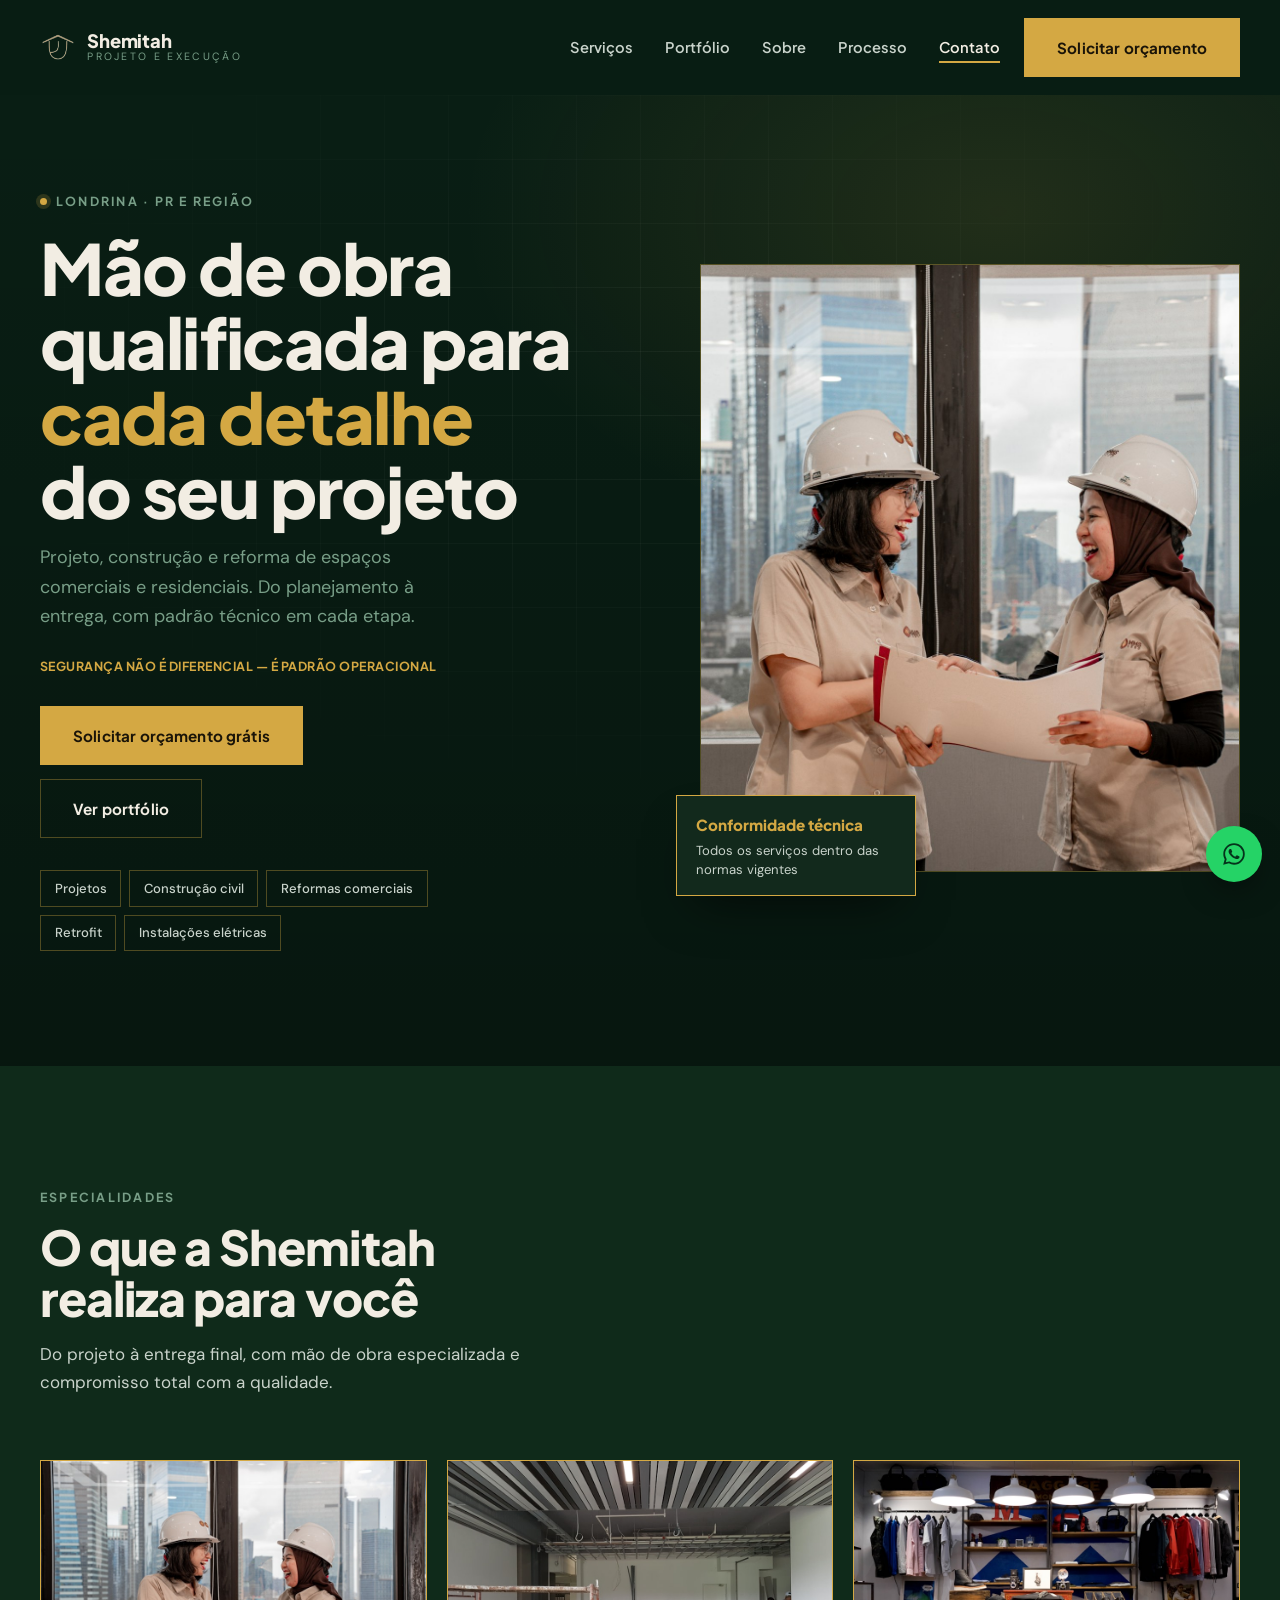
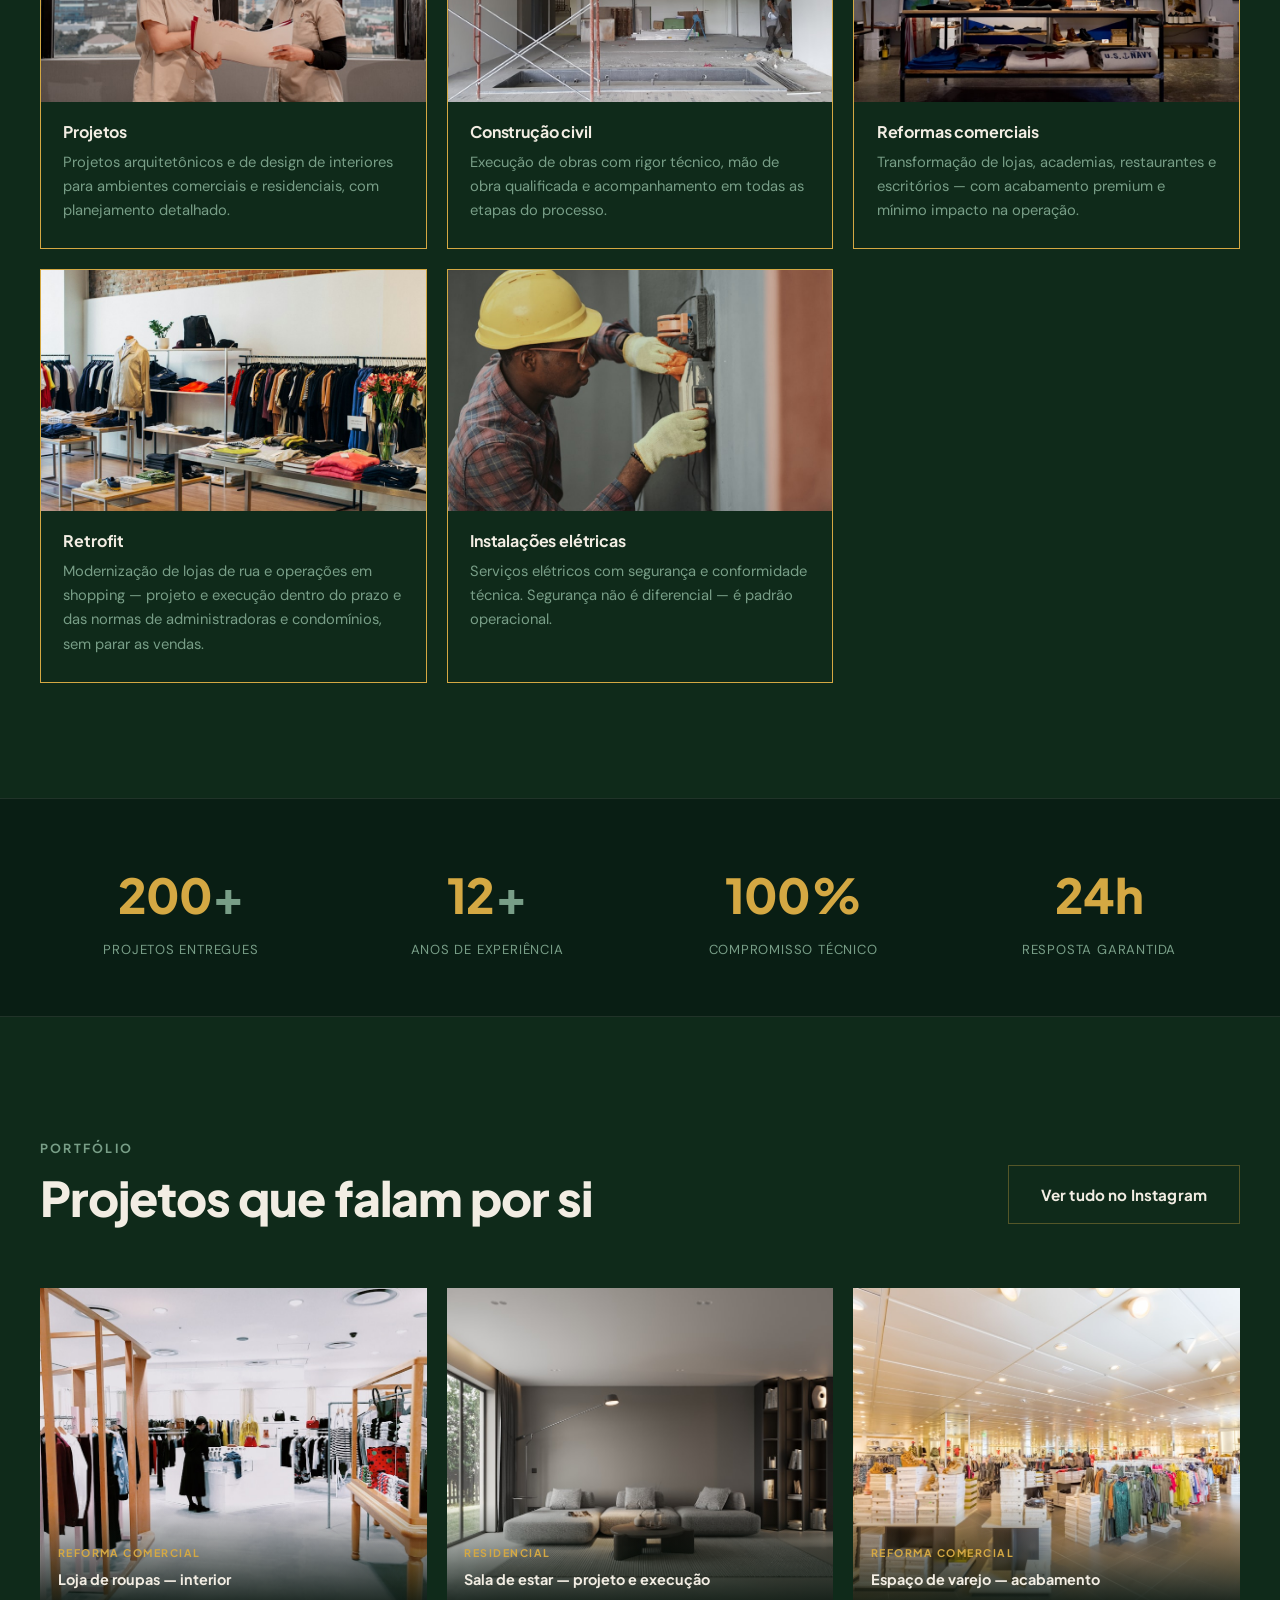
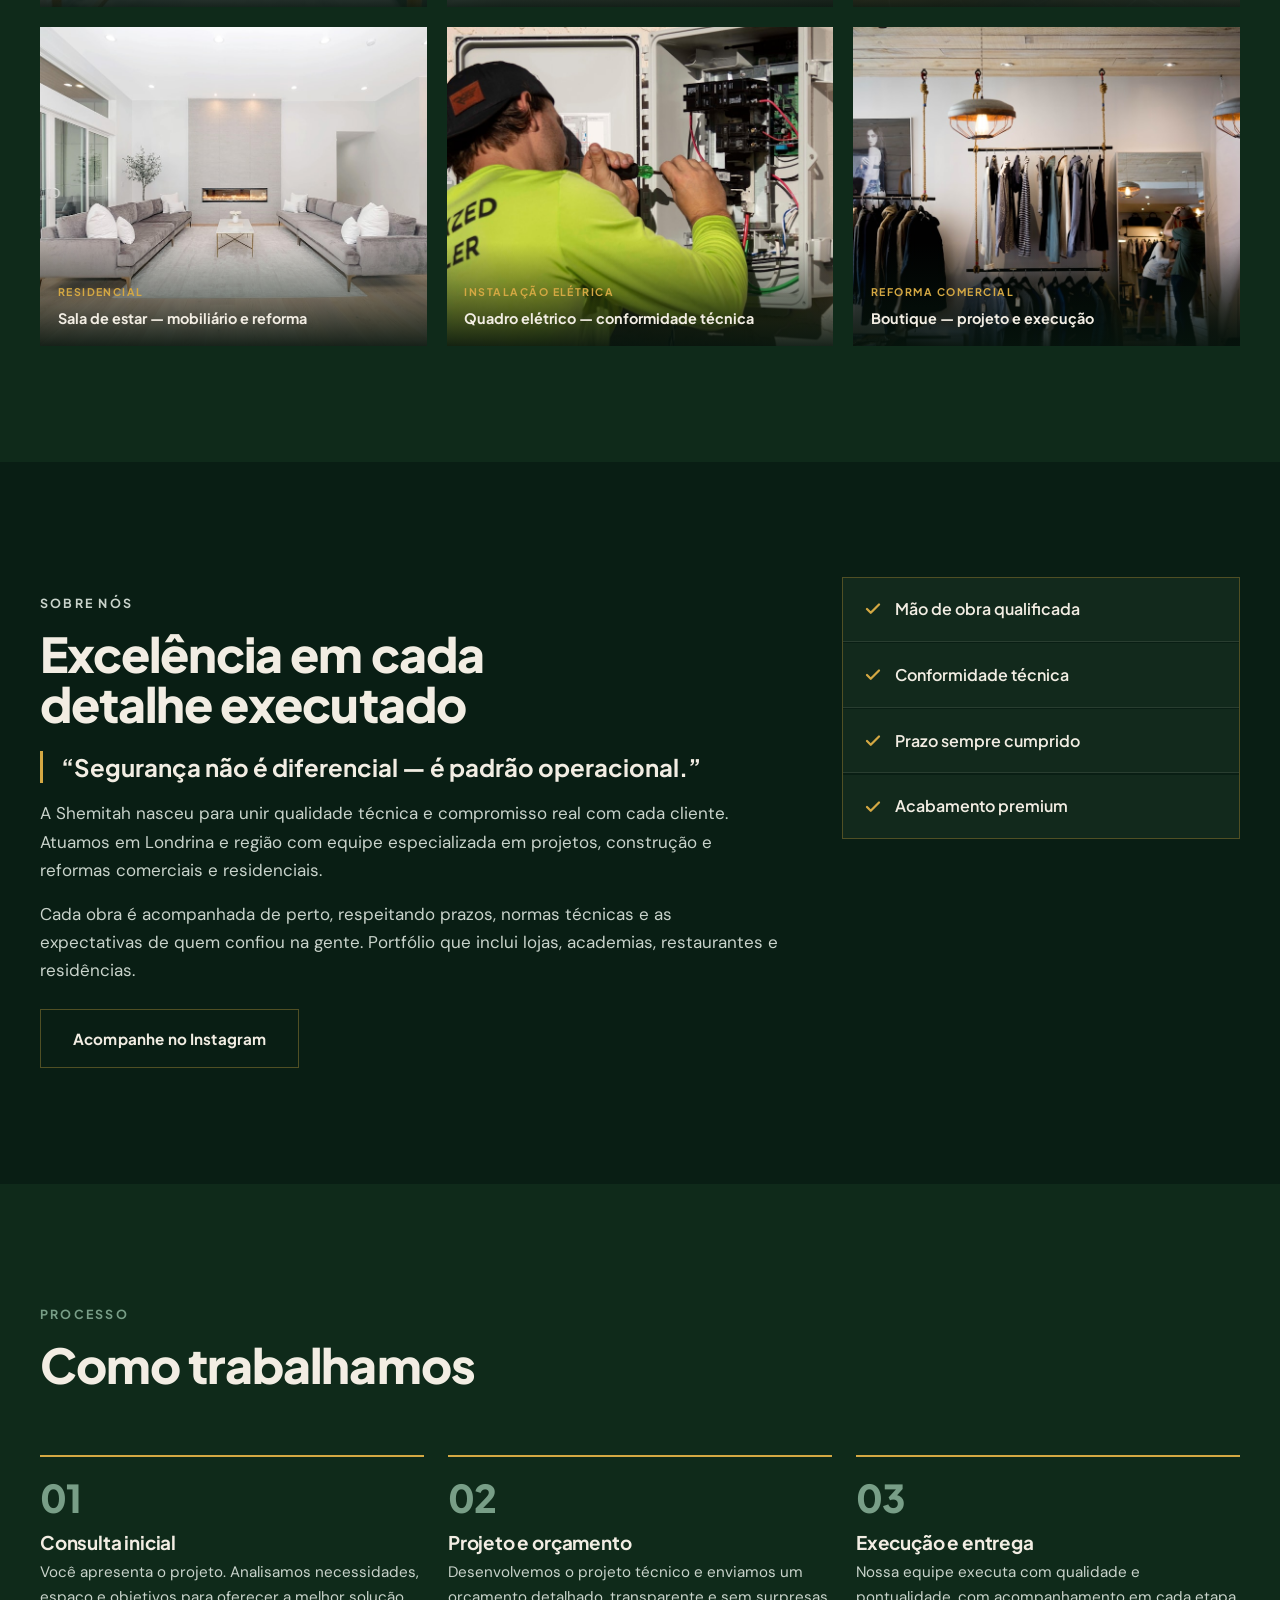
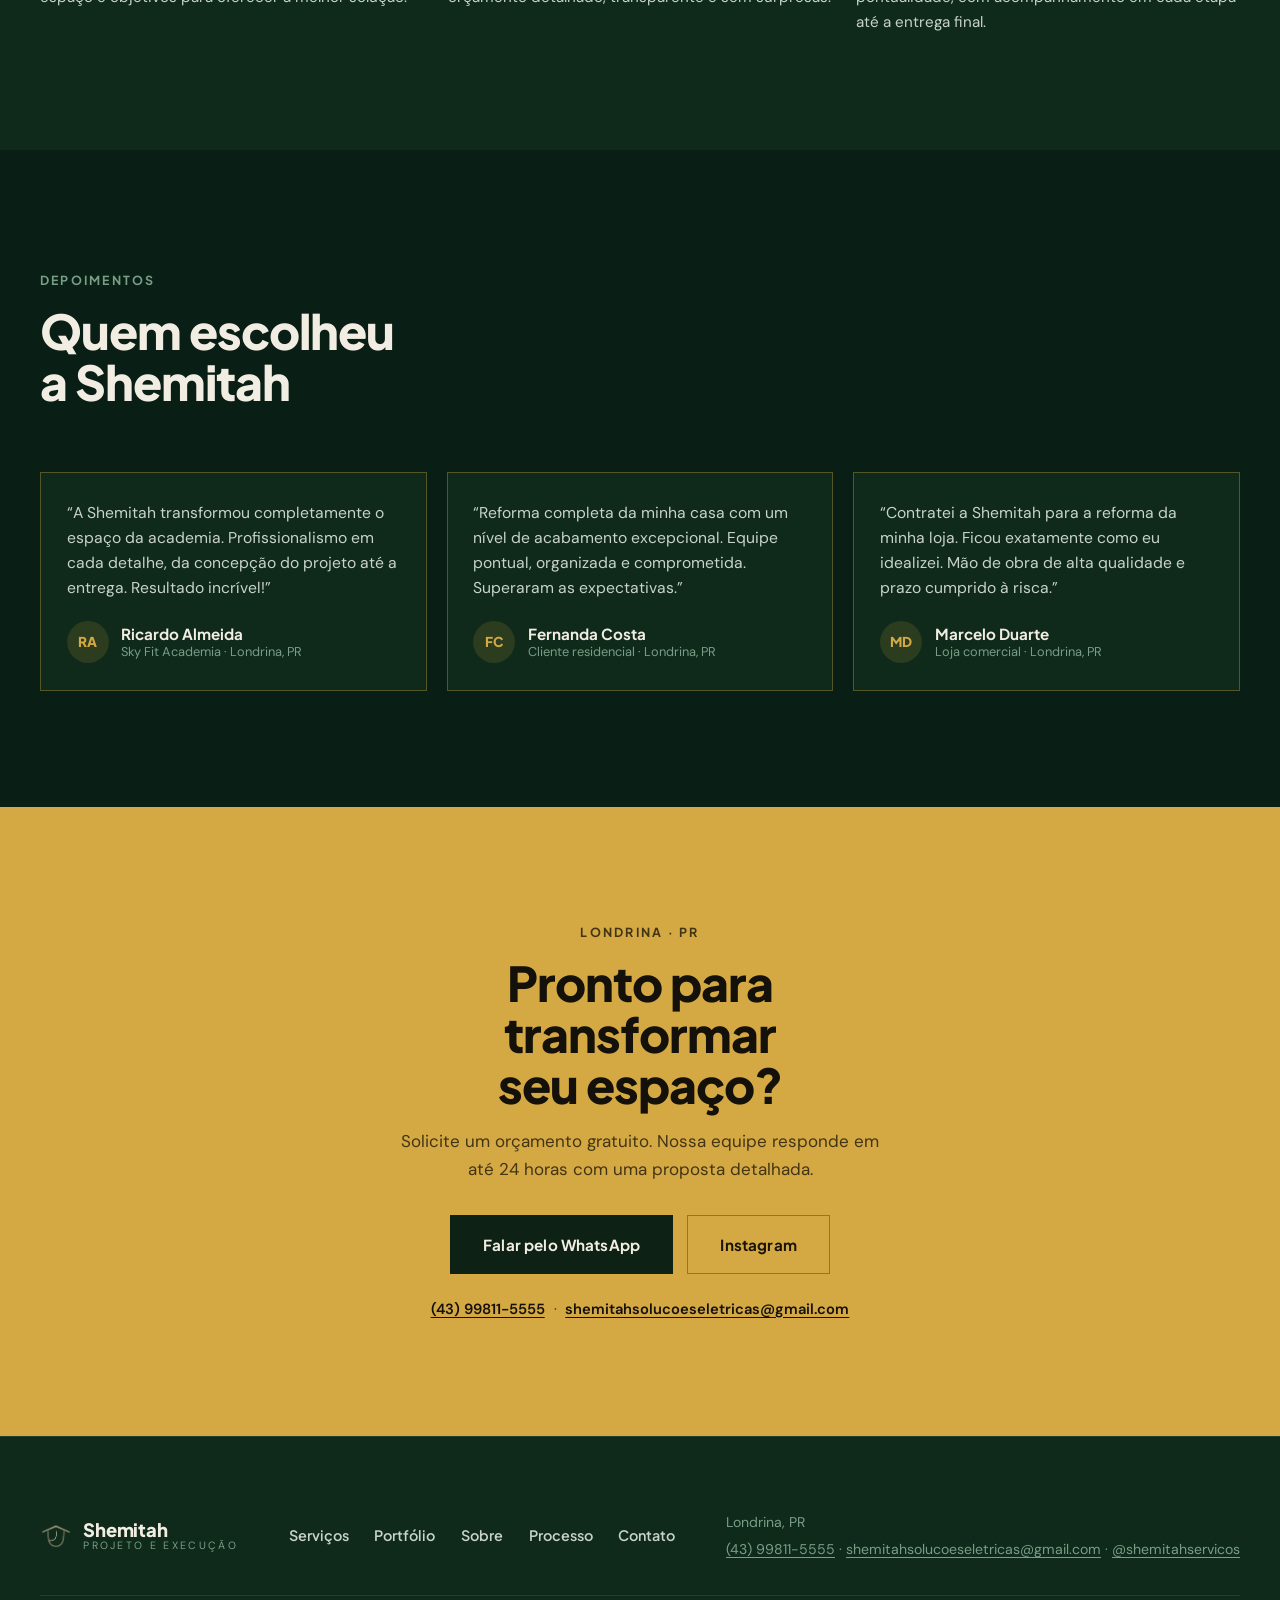
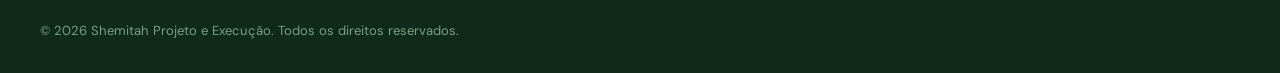
<file: index.html>
<!doctype html>
<html lang="pt-BR">
<head>
<meta charset="utf-8" />
<meta name="viewport" content="width=device-width, initial-scale=1" />
<meta name="theme-color" content="#091E14" />

<!--
  ┌──────────────────────────────────────────────────────────────────────┐
  │  CONFIGURAÇÃO — pendências                                            │
  │                                                                      │
  │  • Domínio, WhatsApp ((43) 99811-5555), e-mail: OK.                   │
  │  • Ainda faltam no JSON-LD (final do arquivo): endereço completo      │
  │    (rua, número, bairro, CEP) e horário de atendimento real.          │
  └──────────────────────────────────────────────────────────────────────┘
-->

<title>Shemitah · Projeto e Execução | Construção e Reforma em Londrina-PR</title>
<meta name="description" content="Projeto, construção e reforma de espaços comerciais e residenciais em Londrina e região. Mão de obra qualificada, conformidade técnica e prazo cumprido. Solicite um orçamento gratuito." />
<link rel="canonical" href="https://shemitah.com.br/" />
<meta name="robots" content="index, follow, max-image-preview:large" />
<meta name="author" content="Shemitah Projeto e Execução" />
<meta name="geo.region" content="BR-PR" />
<meta name="geo.placename" content="Londrina" />

<!-- Open Graph -->
<meta property="og:type" content="website" />
<meta property="og:locale" content="pt_BR" />
<meta property="og:site_name" content="Shemitah Projeto e Execução" />
<meta property="og:title" content="Shemitah · Construção e Reforma em Londrina-PR" />
<meta property="og:description" content="Projeto, construção e reforma de espaços comerciais e residenciais. Do planejamento à entrega, com segurança e padrão técnico em cada etapa." />
<meta property="og:url" content="https://shemitah.com.br/" />
<meta property="og:image" content="https://shemitah.com.br/assets/img/og-cover.jpg" />
<meta property="og:image:width" content="1200" />
<meta property="og:image:height" content="630" />
<meta property="og:image:alt" content="Equipe da Shemitah analisando plantas técnicas em obra" />

<!-- Twitter -->
<meta name="twitter:card" content="summary_large_image" />
<meta name="twitter:title" content="Shemitah · Construção e Reforma em Londrina-PR" />
<meta name="twitter:description" content="Projeto, construção e reforma de espaços comerciais e residenciais em Londrina e região." />
<meta name="twitter:image" content="https://shemitah.com.br/assets/img/og-cover.jpg" />

<link rel="icon" href="assets/favicon-32.png" sizes="32x32" type="image/png" />
<link rel="icon" href="assets/favicon-16.png" sizes="16x16" type="image/png" />
<link rel="apple-touch-icon" href="assets/apple-touch-icon.png" />
<link rel="manifest" href="site.webmanifest" />

<link rel="preconnect" href="https://fonts.googleapis.com" />
<link rel="preconnect" href="https://fonts.gstatic.com" crossorigin />
<link rel="stylesheet" href="https://fonts.googleapis.com/css2?family=Plus+Jakarta+Sans:wght@500;600;700;800&family=DM+Sans:opsz,wght@9..40,400;9..40,500&display=swap" />
<!-- CSS/JS têm cache de 7 dias (_headers). Ao editar styles.css ou main.js,
     suba o "?v=N" aqui e no 404.html (e no <script> lá embaixo) para forçar
     o Cloudflare/navegador a buscar a versão nova na hora. -->
<link rel="stylesheet" href="css/styles.css?v=2" />
</head>
<body>

<a class="skip-link" href="#conteudo">Pular para o conteúdo</a>

<header class="site-header" id="topo" data-header>
  <div class="wrap header-inner">
    <a class="brand" href="#topo" aria-label="Shemitah Projeto e Execução — início">
      <span class="brand-mark" aria-hidden="true">
        <img src="assets/img/logo-mark.png" alt="" width="267" height="220" />
      </span>
      <span class="brand-text">
        <strong translate="no">Shemitah</strong>
        <small>Projeto e Execução</small>
      </span>
    </a>

    <nav class="site-nav" aria-label="Navegação principal">
      <ul>
        <li><a href="#servicos">Serviços</a></li>
        <li><a href="#portfolio">Portfólio</a></li>
        <li><a href="#sobre">Sobre</a></li>
        <li><a href="#processo">Processo</a></li>
        <li><a href="#contato">Contato</a></li>
      </ul>
    </nav>

    <a class="btn btn-solid header-cta" href="https://wa.me/5543998115555?text=Ol%C3%A1!%20Gostaria%20de%20solicitar%20um%20or%C3%A7amento%20gratuito." target="_blank" rel="noopener">Solicitar orçamento</a>

    <button class="nav-toggle" type="button" aria-expanded="false" aria-controls="menu-mobile" aria-label="Abrir menu">
      <span></span><span></span><span></span>
    </button>
  </div>

  <div class="mobile-menu" id="menu-mobile" hidden>
    <nav aria-label="Navegação mobile">
      <a href="#servicos">Serviços</a>
      <a href="#portfolio">Portfólio</a>
      <a href="#sobre">Sobre</a>
      <a href="#processo">Processo</a>
      <a href="#contato">Contato</a>
      <a class="btn btn-solid" href="https://wa.me/5543998115555?text=Ol%C3%A1!%20Gostaria%20de%20solicitar%20um%20or%C3%A7amento%20gratuito." target="_blank" rel="noopener">Solicitar orçamento</a>
    </nav>
  </div>
</header>

<main id="conteudo">

  <!-- ================= HERO ================= -->
  <section class="hero" aria-labelledby="hero-title">
    <div class="wrap hero-grid">
      <div class="hero-copy">
        <p class="eyebrow"><span class="dot" aria-hidden="true"></span>Londrina · PR e região</p>
        <h1 id="hero-title">
          <span>Mão de obra</span>
          <span>qualificada para</span>
          <em>cada detalhe</em>
          <span>do seu projeto</span>
        </h1>
        <p class="lead">
          Projeto, construção e reforma de espaços comerciais e residenciais.
          Do planejamento à entrega, com padrão técnico em cada etapa.
        </p>

        <p class="safety-band">Segurança não é diferencial — é padrão operacional</p>

        <div class="hero-actions">
          <a class="btn btn-solid" href="https://wa.me/5543998115555?text=Ol%C3%A1!%20Gostaria%20de%20solicitar%20um%20or%C3%A7amento%20gratuito." target="_blank" rel="noopener">Solicitar orçamento grátis</a>
          <a class="btn btn-ghost" href="#portfolio">Ver portfólio</a>
        </div>

        <ul class="hero-tags" aria-label="Áreas de atuação">
          <li>Projetos</li>
          <li>Construção civil</li>
          <li>Reformas comerciais</li>
          <li>Retrofit</li>
          <li>Instalações elétricas</li>
        </ul>
      </div>

      <figure class="hero-figure">
        <img src="assets/img/hero-equipe.jpg" width="1100" height="1240"
             alt="Equipe de engenharia da Shemitah analisando plantas técnicas com capacetes de segurança em obra"
             fetchpriority="high" decoding="async" />
        <figcaption class="hero-card">
          <span class="hero-card-label">Conformidade técnica</span>
          <span class="hero-card-text">Todos os serviços dentro das normas vigentes</span>
        </figcaption>
      </figure>
    </div>
  </section>

  <!-- ================= SERVIÇOS ================= -->
  <section class="section section-alt" id="servicos" aria-labelledby="servicos-title">
    <div class="wrap">
      <header class="section-head">
        <p class="eyebrow">Especialidades</p>
        <h2 id="servicos-title">O que a Shemitah realiza para você</h2>
        <p class="section-sub">Do projeto à entrega final, com mão de obra especializada e compromisso total com a qualidade.</p>
      </header>

      <div class="cards services">
        <article class="card service">
          <div class="card-media"><img src="assets/img/serv-projetos.jpg" width="900" height="630" loading="lazy" decoding="async" alt="Profissionais discutindo projeto arquitetônico com capacetes de segurança" /></div>
          <div class="card-body">
            <h3>Projetos</h3>
            <p>Projetos arquitetônicos e de design de interiores para ambientes comerciais e residenciais, com planejamento detalhado.</p>
          </div>
        </article>
        <article class="card service">
          <div class="card-media"><img src="assets/img/serv-construcao.jpg" width="900" height="630" loading="lazy" decoding="async" alt="Profissional no interior de uma obra de construção civil de grande porte" /></div>
          <div class="card-body">
            <h3>Construção civil</h3>
            <p>Execução de obras com rigor técnico, mão de obra qualificada e acompanhamento em todas as etapas do processo.</p>
          </div>
        </article>
        <article class="card service">
          <div class="card-media"><img src="assets/img/serv-reformas.jpg" width="900" height="630" loading="lazy" decoding="async" alt="Interior moderno de loja comercial reformada" /></div>
          <div class="card-body">
            <h3>Reformas comerciais</h3>
            <p>Transformação de lojas, academias, restaurantes e escritórios — com acabamento premium e mínimo impacto na operação.</p>
          </div>
        </article>
        <article class="card service">
          <div class="card-media"><img src="assets/img/serv-retrofit.jpg" width="900" height="630" loading="lazy" decoding="async" alt="Interior de loja modernizada em projeto de retrofit comercial" /></div>
          <div class="card-body">
            <h3>Retrofit</h3>
            <p>Modernização de lojas de rua e operações em shopping — projeto e execução dentro do prazo e das normas de administradoras e condomínios, sem parar as vendas.</p>
          </div>
        </article>
        <article class="card service">
          <div class="card-media"><img src="assets/img/serv-eletrica.jpg" width="900" height="630" loading="lazy" decoding="async" alt="Eletricista profissional realizando instalação com equipamento de segurança" /></div>
          <div class="card-body">
            <h3>Instalações elétricas</h3>
            <p>Serviços elétricos com segurança e conformidade técnica. Segurança não é diferencial — é padrão operacional.</p>
          </div>
        </article>
      </div>
    </div>
  </section>

  <!-- ================= NÚMEROS ================= -->
  <section class="section stats-section" aria-label="Shemitah em números">
    <div class="wrap stats">
      <div class="stat"><span class="stat-num">200<span class="plus">+</span></span><span class="stat-label">Projetos entregues</span></div>
      <div class="stat"><span class="stat-num">12<span class="plus">+</span></span><span class="stat-label">Anos de experiência</span></div>
      <div class="stat"><span class="stat-num">100%</span><span class="stat-label">Compromisso técnico</span></div>
      <div class="stat"><span class="stat-num">24h</span><span class="stat-label">Resposta garantida</span></div>
    </div>
  </section>

  <!-- ================= PORTFÓLIO ================= -->
  <section class="section section-alt" id="portfolio" aria-labelledby="portfolio-title">
    <div class="wrap">
      <header class="section-head section-head-row">
        <div>
          <p class="eyebrow">Portfólio</p>
          <h2 id="portfolio-title">Projetos que falam por si</h2>
        </div>
        <a class="btn btn-ghost" href="https://www.instagram.com/shemitahservicos/" target="_blank" rel="noopener">Ver tudo no Instagram</a>
      </header>

      <div class="gallery">
        <figure class="shot"><img src="assets/img/port-1.jpg" width="800" height="667" loading="lazy" decoding="async" alt="Loja de roupas reformada — vista do interior" /><figcaption><span class="tag">Reforma comercial</span>Loja de roupas — interior</figcaption></figure>
        <figure class="shot"><img src="assets/img/port-2.jpg" width="800" height="667" loading="lazy" decoding="async" alt="Sala de estar residencial após projeto e execução" /><figcaption><span class="tag">Residencial</span>Sala de estar — projeto e execução</figcaption></figure>
        <figure class="shot"><img src="assets/img/port-3.jpg" width="800" height="667" loading="lazy" decoding="async" alt="Espaço de varejo com acabamento finalizado" /><figcaption><span class="tag">Reforma comercial</span>Espaço de varejo — acabamento</figcaption></figure>
        <figure class="shot"><img src="assets/img/port-4.jpg" width="800" height="667" loading="lazy" decoding="async" alt="Sala de estar com mobiliário após reforma" /><figcaption><span class="tag">Residencial</span>Sala de estar — mobiliário e reforma</figcaption></figure>
        <figure class="shot"><img src="assets/img/port-5.jpg" width="800" height="667" loading="lazy" decoding="async" alt="Quadro elétrico instalado dentro das normas técnicas" /><figcaption><span class="tag">Instalação elétrica</span>Quadro elétrico — conformidade técnica</figcaption></figure>
        <figure class="shot"><img src="assets/img/port-6.jpg" width="800" height="667" loading="lazy" decoding="async" alt="Boutique comercial após projeto e execução" /><figcaption><span class="tag">Reforma comercial</span>Boutique — projeto e execução</figcaption></figure>
      </div>
    </div>
  </section>

  <!-- ================= SOBRE ================= -->
  <section class="section" id="sobre" aria-labelledby="sobre-title">
    <div class="wrap about-grid">
      <div class="about-copy">
        <p class="eyebrow">Sobre nós</p>
        <h2 id="sobre-title">Excelência em cada detalhe executado</h2>
        <blockquote class="pull-quote">“Segurança não é diferencial — é padrão operacional.”</blockquote>
        <p>A Shemitah nasceu para unir qualidade técnica e compromisso real com cada cliente. Atuamos em Londrina e região com equipe especializada em projetos, construção e reformas comerciais e residenciais.</p>
        <p>Cada obra é acompanhada de perto, respeitando prazos, normas técnicas e as expectativas de quem confiou na gente. Portfólio que inclui lojas, academias, restaurantes e residências.</p>
        <a class="btn btn-ghost" href="https://www.instagram.com/shemitahservicos/" target="_blank" rel="noopener">Acompanhe no Instagram</a>
      </div>
      <ul class="about-list" aria-label="Compromissos da Shemitah">
        <li>Mão de obra qualificada</li>
        <li>Conformidade técnica</li>
        <li>Prazo sempre cumprido</li>
        <li>Acabamento premium</li>
      </ul>
    </div>
  </section>

  <!-- ================= PROCESSO ================= -->
  <section class="section section-alt" id="processo" aria-labelledby="processo-title">
    <div class="wrap">
      <header class="section-head">
        <p class="eyebrow">Processo</p>
        <h2 id="processo-title">Como trabalhamos</h2>
      </header>
      <ol class="steps">
        <li class="step">
          <span class="step-num">01</span>
          <h3>Consulta inicial</h3>
          <p>Você apresenta o projeto. Analisamos necessidades, espaço e objetivos para oferecer a melhor solução.</p>
        </li>
        <li class="step">
          <span class="step-num">02</span>
          <h3>Projeto e orçamento</h3>
          <p>Desenvolvemos o projeto técnico e enviamos um orçamento detalhado, transparente e sem surpresas.</p>
        </li>
        <li class="step">
          <span class="step-num">03</span>
          <h3>Execução e entrega</h3>
          <p>Nossa equipe executa com qualidade e pontualidade, com acompanhamento em cada etapa até a entrega final.</p>
        </li>
      </ol>
    </div>
  </section>

  <!-- ================= DEPOIMENTOS ================= -->
  <section class="section" aria-labelledby="depo-title">
    <div class="wrap">
      <header class="section-head">
        <p class="eyebrow">Depoimentos</p>
        <h2 id="depo-title">Quem escolheu a Shemitah</h2>
      </header>
      <div class="cards testimonials">
        <figure class="card quote-card">
          <blockquote>“A Shemitah transformou completamente o espaço da academia. Profissionalismo em cada detalhe, da concepção do projeto até a entrega. Resultado incrível!”</blockquote>
          <figcaption><span class="avatar" aria-hidden="true">RA</span><span><strong>Ricardo Almeida</strong><small>Sky Fit Academia · Londrina, PR</small></span></figcaption>
        </figure>
        <figure class="card quote-card">
          <blockquote>“Reforma completa da minha casa com um nível de acabamento excepcional. Equipe pontual, organizada e comprometida. Superaram as expectativas.”</blockquote>
          <figcaption><span class="avatar" aria-hidden="true">FC</span><span><strong>Fernanda Costa</strong><small>Cliente residencial · Londrina, PR</small></span></figcaption>
        </figure>
        <figure class="card quote-card">
          <blockquote>“Contratei a Shemitah para a reforma da minha loja. Ficou exatamente como eu idealizei. Mão de obra de alta qualidade e prazo cumprido à risca.”</blockquote>
          <figcaption><span class="avatar" aria-hidden="true">MD</span><span><strong>Marcelo Duarte</strong><small>Loja comercial · Londrina, PR</small></span></figcaption>
        </figure>
      </div>
    </div>
  </section>

  <!-- ================= CTA ================= -->
  <section class="section cta" id="contato" aria-labelledby="cta-title">
    <div class="wrap cta-inner">
      <p class="eyebrow eyebrow-dark">Londrina · PR</p>
      <h2 id="cta-title">Pronto para transformar seu espaço?</h2>
      <p>Solicite um orçamento gratuito. Nossa equipe responde em até 24 horas com uma proposta detalhada.</p>
      <div class="hero-actions">
        <a class="btn btn-dark" href="https://wa.me/5543998115555?text=Ol%C3%A1!%20Gostaria%20de%20solicitar%20um%20or%C3%A7amento%20gratuito." target="_blank" rel="noopener">Falar pelo WhatsApp</a>
        <a class="btn btn-outline-dark" href="https://www.instagram.com/shemitahservicos/" target="_blank" rel="noopener">Instagram</a>
      </div>
      <p class="cta-contact">
        <a href="tel:+554398115555">(43)&nbsp;99811-5555</a>
        <span aria-hidden="true">·</span>
        <a href="mailto:shemitahsolucoeseletricas@gmail.com">shemitahsolucoeseletricas@gmail.com</a>
      </p>
    </div>
  </section>
</main>

<footer class="site-footer">
  <div class="wrap footer-inner">
    <a class="brand" href="#topo" aria-label="Shemitah Projeto e Execução — início">
      <span class="brand-mark" aria-hidden="true">
        <img src="assets/img/logo-mark.png" alt="" width="267" height="220" />
      </span>
      <span class="brand-text"><strong translate="no">Shemitah</strong><small>Projeto e Execução</small></span>
    </a>
    <nav aria-label="Rodapé">
      <a href="#servicos">Serviços</a>
      <a href="#portfolio">Portfólio</a>
      <a href="#sobre">Sobre</a>
      <a href="#processo">Processo</a>
      <a href="#contato">Contato</a>
    </nav>
    <p class="footer-meta">
      Londrina, PR<br />
      <a href="tel:+554398115555">(43)&nbsp;99811-5555</a> ·
      <a href="mailto:shemitahsolucoeseletricas@gmail.com">shemitahsolucoeseletricas@gmail.com</a> ·
      <a href="https://www.instagram.com/shemitahservicos/" target="_blank" rel="noopener">@shemitahservicos</a>
    </p>
  </div>
  <div class="wrap footer-legal">
    <p>© <span data-year>2025</span> Shemitah Projeto e Execução. Todos os direitos reservados.</p>
  </div>
</footer>

<a class="wa-float" href="https://wa.me/5543998115555?text=Ol%C3%A1!%20Gostaria%20de%20solicitar%20um%20or%C3%A7amento%20gratuito." target="_blank" rel="noopener" aria-label="Falar no WhatsApp">
  <svg viewBox="0 0 24 24" width="26" height="26" fill="currentColor" aria-hidden="true"><path d="M19.05 4.91A9.82 9.82 0 0 0 12.04 2c-5.46 0-9.9 4.44-9.9 9.9 0 1.75.46 3.45 1.32 4.95L2 22l5.3-1.39c1.45.79 3.08 1.21 4.74 1.21 5.46 0 9.9-4.44 9.9-9.9 0-2.64-1.03-5.13-2.89-7.01Zm-7.01 15.24c-1.48 0-2.93-.4-4.19-1.15l-.3-.18-3.12.82.83-3.04-.2-.31a8.22 8.22 0 0 1-1.26-4.36c0-4.54 3.7-8.23 8.24-8.23 2.2 0 4.27.86 5.82 2.42a8.18 8.18 0 0 1 2.41 5.82c0 4.54-3.7 8.22-8.24 8.22Zm4.52-6.16c-.25-.12-1.47-.72-1.69-.81-.23-.08-.39-.12-.56.12-.16.25-.64.81-.79.97-.14.17-.29.19-.54.06-.25-.12-1.05-.39-1.99-1.23-.74-.66-1.23-1.47-1.38-1.72-.14-.25-.02-.38.11-.51.11-.11.25-.29.37-.43.13-.14.17-.25.25-.41.08-.17.04-.31-.02-.43-.06-.12-.56-1.34-.76-1.84-.2-.48-.41-.42-.56-.43h-.48c-.17 0-.43.06-.66.31-.22.25-.86.85-.86 2.07 0 1.22.89 2.4 1.01 2.56.12.17 1.75 2.67 4.25 3.74.59.26 1.05.41 1.42.52.6.19 1.14.16 1.57.1.48-.07 1.47-.6 1.68-1.18.21-.58.21-1.07.14-1.18-.06-.11-.22-.17-.47-.29Z"/></svg>
</a>

<script src="js/main.js?v=2" defer></script>

<!-- ================= SEO: DADOS ESTRUTURADOS (JSON-LD) =================
     TODO: preencher telefone, e-mail, endereço e horário reais.
     Isso alimenta o "cartão de negócio" do Google (Local Business). -->
<script type="application/ld+json">
{
  "@context": "https://schema.org",
  "@type": "GeneralContractor",
  "name": "Shemitah Projeto e Execução",
  "description": "Projeto, construção e reforma de espaços comerciais e residenciais em Londrina e região.",
  "url": "https://shemitah.com.br/",
  "image": "https://shemitah.com.br/assets/img/og-cover.jpg",
  "telephone": "+55-43-99811-5555",
  "email": "shemitahsolucoeseletricas@gmail.com",
  "priceRange": "$$",
  "areaServed": { "@type": "City", "name": "Londrina" },
  "address": {
    "@type": "PostalAddress",
    "addressLocality": "Londrina",
    "addressRegion": "PR",
    "addressCountry": "BR"
  },
  "sameAs": [ "https://www.instagram.com/shemitahservicos/" ],
  "openingHoursSpecification": [{
    "@type": "OpeningHoursSpecification",
    "dayOfWeek": ["Monday","Tuesday","Wednesday","Thursday","Friday"],
    "opens": "08:00",
    "closes": "18:00"
  }],
  "makesOffer": [
    { "@type": "Offer", "itemOffered": { "@type": "Service", "name": "Projetos arquitetônicos e de interiores" } },
    { "@type": "Offer", "itemOffered": { "@type": "Service", "name": "Construção civil" } },
    { "@type": "Offer", "itemOffered": { "@type": "Service", "name": "Reformas comerciais" } },
    { "@type": "Offer", "itemOffered": { "@type": "Service", "name": "Retrofit de lojas e shoppings" } },
    { "@type": "Offer", "itemOffered": { "@type": "Service", "name": "Instalações elétricas" } }
  ]
}
</script>
</body>
</html>
</file>
<file: css/styles.css>
/* =========================================================
   Shemitah · Projeto e Execução
   Paleta: floresta profunda + ouro + sálvia
   Display: Plus Jakarta Sans · Texto: DM Sans
   ========================================================= */

:root {
  --bg:        #091E14;
  --bg-alt:    #0F2A1A;
  --bg-card:   #12291C;
  --bg-card-2: #17331F;
  --ink:       #F2EDE3;
  --ink-dim:   #C9D3CB;
  --sage:      #789E87;
  --gold:      #D4A843;
  --gold-2:    #E7C777;
  --line:      rgba(212, 168, 67, 0.35);
  --line-soft: rgba(242, 237, 227, 0.10);
  --line-gold: #D4A843;

  --maxw: 1200px;
  --pad: clamp(1.25rem, 5vw, 2.5rem);
  --radius: 0px;
  --section-y: clamp(4rem, 9vw, 7.5rem);

  --font-display: "Plus Jakarta Sans", "Segoe UI", system-ui, sans-serif;
  --font-body: "DM Sans", "Segoe UI", system-ui, sans-serif;

  --ease: cubic-bezier(.22, 1, .36, 1);
}

/* ---------- reset ---------- */
*, *::before, *::after { box-sizing: border-box; }
* { margin: 0; }
:root { color-scheme: dark; }
html { scroll-behavior: smooth; -webkit-text-size-adjust: 100%; }
a, button { -webkit-tap-highlight-color: rgba(212, 168, 67, 0.25); touch-action: manipulation; }
[id] { scroll-margin-top: 6rem; }
@media (prefers-reduced-motion: reduce) {
  html { scroll-behavior: auto; }
  *, *::before, *::after { animation-duration: .001ms !important; transition-duration: .001ms !important; }
}

body {
  background: var(--bg);
  color: var(--ink);
  font-family: var(--font-body);
  font-size: 1.0625rem;
  line-height: 1.65;
  -webkit-font-smoothing: antialiased;
  text-rendering: optimizeLegibility;
  overflow-x: hidden;
}

img { max-width: 100%; height: auto; display: block; }
a { color: inherit; text-decoration: none; }
ul, ol { list-style: none; padding: 0; }

:focus-visible {
  outline: 2px solid var(--gold-2);
  outline-offset: 3px;
  border-radius: 4px;
}

.wrap { width: min(100% - 2 * var(--pad), var(--maxw)); margin-inline: auto; }

.skip-link {
  position: absolute; left: 1rem; top: -60px;
  background: var(--gold); color: #1a1408; padding: .6rem 1rem;
  border-radius: 8px; font-weight: 700; z-index: 999; transition: top .2s;
}
.skip-link:focus { top: 1rem; }

/* ---------- tipografia ---------- */
h1, h2, h3 { font-family: var(--font-display); font-weight: 800; line-height: 1.06; letter-spacing: -0.02em; text-wrap: balance; }
h1 { font-size: clamp(2.4rem, 6.2vw, 4.4rem); }
h2 { font-size: clamp(1.9rem, 4.2vw, 3rem); }
h3 { font-size: 1.18rem; font-weight: 700; letter-spacing: -0.01em; }
h1 em { font-style: normal; color: var(--gold); }

.eyebrow {
  font-family: var(--font-display);
  font-weight: 700;
  font-size: .78rem;
  letter-spacing: .18em;
  text-transform: uppercase;
  color: var(--sage);
  display: inline-flex; align-items: center; gap: .55rem;
}
.eyebrow .dot { width: 7px; height: 7px; border-radius: 50%; background: var(--gold); box-shadow: 0 0 0 4px rgba(212,168,67,.18); }
.eyebrow-dark { color: rgba(26, 20, 8, .65); }

/* ---------- botões ---------- */
.btn {
  --btn-bg: transparent;
  display: inline-flex; align-items: center; justify-content: center;
  gap: .5rem;
  padding: 1rem 2rem;
  font-family: var(--font-display);
  font-weight: 700;
  font-size: .95rem;
  letter-spacing: .01em;
  border-radius: 0;
  border: 1px solid transparent;
  cursor: pointer;
  transition: transform .18s var(--ease), background-color .18s, border-color .18s, color .18s;
  white-space: nowrap;
}
.btn:hover { transform: translateY(-2px); }
.btn:active { transform: translateY(0); }

.btn-solid { background: var(--gold); color: #1a1408; }
.btn-solid:hover { background: var(--gold-2); }
.btn-ghost { border-color: var(--line); color: var(--ink); }
.btn-ghost:hover { border-color: var(--gold); color: var(--gold); }
.btn-dark { background: #0d2115; color: var(--ink); }
.btn-dark:hover { background: #091a10; }
.btn-outline-dark { border-color: rgba(26,20,8,.35); color: #1a1408; }
.btn-outline-dark:hover { border-color: #1a1408; background: rgba(26,20,8,.06); }

/* =========================================================
   HEADER
   ========================================================= */
.site-header {
  position: sticky; top: 0; z-index: 100;
  background: color-mix(in srgb, var(--bg) 82%, transparent);
  backdrop-filter: blur(12px);
  border-bottom: 1px solid transparent;
  transition: border-color .3s, background-color .3s, padding .3s;
}
.site-header[data-scrolled] {
  border-bottom-color: var(--line-soft);
  background: color-mix(in srgb, var(--bg) 94%, transparent);
}
.header-inner {
  display: flex; align-items: center; gap: 1.5rem;
  padding-block: 1.1rem;
  transition: padding .3s;
}
.site-header[data-scrolled] .header-inner { padding-block: .7rem; }

.brand { display: inline-flex; align-items: center; gap: .7rem; flex-shrink: 0; }
.brand-mark { display: grid; place-items: center; }
.brand-mark img { width: 36px; height: auto; display: block; }
.site-footer .brand-mark img { width: 32px; }
.brand-text { display: grid; line-height: 1.1; }
.brand-text strong { font-family: var(--font-display); font-weight: 800; font-size: 1.15rem; letter-spacing: -.01em; }
.brand-text small { font-size: .66rem; letter-spacing: .22em; text-transform: uppercase; color: var(--sage); }

.site-nav { margin-left: auto; }
.site-nav ul { display: flex; gap: 2rem; }
.site-nav a {
  font-family: var(--font-display); font-weight: 600; font-size: .92rem;
  color: var(--ink-dim); position: relative; padding-block: .4rem;
}
.site-nav a::after {
  content: ""; position: absolute; left: 0; bottom: 0; width: 0; height: 2px;
  background: var(--gold); transition: width .25s var(--ease);
}
.site-nav a:hover, .site-nav a[aria-current="page"] { color: var(--ink); }
.site-nav a:hover::after, .site-nav a[aria-current="page"]::after { width: 100%; }

.header-cta { flex-shrink: 0; }

.nav-toggle {
  display: none;
  width: 44px; height: 44px; border: 1px solid var(--line); border-radius: 0;
  background: transparent; cursor: pointer; padding: 0;
  flex-direction: column; align-items: center; justify-content: center; gap: 5px;
  margin-left: auto;
}
.nav-toggle span { display: block; width: 20px; height: 2px; background: var(--ink); transition: transform .25s, opacity .2s; }
.nav-toggle[aria-expanded="true"] span:nth-child(1) { transform: translateY(7px) rotate(45deg); }
.nav-toggle[aria-expanded="true"] span:nth-child(2) { opacity: 0; }
.nav-toggle[aria-expanded="true"] span:nth-child(3) { transform: translateY(-7px) rotate(-45deg); }

.mobile-menu { border-top: 1px solid var(--line-soft); background: var(--bg-alt); }
.mobile-menu[hidden] { display: none; }
.mobile-menu nav { display: grid; gap: .35rem; padding: 1rem var(--pad) 1.6rem; }
.mobile-menu a {
  font-family: var(--font-display); font-weight: 600; font-size: 1.05rem;
  padding: .85rem .25rem; border-bottom: 1px solid var(--line-soft);
}
.mobile-menu .btn { margin-top: .8rem; }

/* =========================================================
   HERO
   ========================================================= */
.hero { position: relative; padding-block: clamp(3rem, 7vw, 6rem) var(--section-y); overflow: hidden; }
.hero::before {
  content: ""; position: absolute; inset: 0; z-index: -1;
  background:
    radial-gradient(60% 50% at 78% 12%, rgba(212,168,67,.12), transparent 70%),
    linear-gradient(180deg, transparent, rgba(0,0,0,.25));
}
.hero::after {
  content: ""; position: absolute; inset: 0; z-index: -1; opacity: .5;
  background-image: linear-gradient(var(--line-soft) 1px, transparent 1px), linear-gradient(90deg, var(--line-soft) 1px, transparent 1px);
  background-size: 64px 64px;
  -webkit-mask-image: radial-gradient(70% 60% at 50% 30%, #000, transparent 75%);
          mask-image: radial-gradient(70% 60% at 50% 30%, #000, transparent 75%);
}
.hero-grid { display: grid; grid-template-columns: 1.05fr .95fr; gap: clamp(2rem, 5vw, 4.5rem); align-items: center; }
.hero-copy { max-width: 34ch; }
.hero h1 { margin-block: 1.1rem .9rem; text-wrap: nowrap; }
.hero h1 span, .hero h1 em { display: block; }
.lead { font-size: 1.125rem; line-height: 1.62; color: var(--sage); max-width: 46ch; }

.safety-band {
  margin-top: 1.6rem;
  font-family: var(--font-display); font-weight: 700;
  font-size: .78rem; letter-spacing: .04em; text-transform: uppercase;
  color: var(--gold);
}

.hero-actions { display: flex; flex-wrap: wrap; gap: .9rem; margin-top: 1.8rem; }

.hero-tags { display: flex; flex-wrap: wrap; gap: .5rem; margin-top: 2rem; }
.hero-tags li {
  font-size: .82rem; font-weight: 500;
  padding: .4rem .85rem; border: 1px solid var(--line);
  color: var(--ink-dim);
}

.hero-figure { position: relative; }
.hero-figure > img {
  width: 100%; border-radius: var(--radius);
  aspect-ratio: 1100 / 1240; object-fit: cover;
  border: 1px solid var(--line);
}
.hero-card {
  position: absolute; left: -1.5rem; bottom: -1.5rem;
  background: var(--bg-card); border: 1px solid var(--line-gold);
  border-radius: var(--radius); padding: 1rem 1.15rem; max-width: 15rem;
  display: grid; gap: .25rem;
  box-shadow: 0 24px 50px -20px rgba(0,0,0,.6);
}
.hero-card-label { font-family: var(--font-display); font-weight: 800; color: var(--gold); font-size: .95rem; }
.hero-card-text { font-size: .82rem; color: var(--ink-dim); line-height: 1.45; }

/* =========================================================
   SECTIONS genéricas
   ========================================================= */
.section { padding-block: var(--section-y); }
.section-alt { background: var(--bg-alt); }

.section-head { max-width: 44ch; margin-bottom: clamp(2.5rem, 5vw, 4rem); }
.section-head h2 { margin-top: .8rem; }
.section-sub { margin-top: 1rem; color: var(--ink-dim); }
.section-head-row {
  max-width: none; display: flex; align-items: flex-end; justify-content: space-between;
  gap: 1.5rem; flex-wrap: wrap;
}

/* ---------- cards ---------- */
.cards { display: grid; gap: 1.25rem; }
.services { grid-template-columns: repeat(3, 1fr); }

.card {
  background: var(--bg-alt); border: 1px solid var(--line);
  border-radius: var(--radius); overflow: hidden;
  transition: transform .25s var(--ease), border-color .25s;
}
.card.service { border-color: var(--line-gold); }
.card:hover { transform: translateY(-4px); border-color: var(--line-gold); }
.card-media { aspect-ratio: 16 / 10; overflow: hidden; }
.card-media img { width: 100%; height: 100%; object-fit: cover; transition: transform .5s var(--ease); }
.card:hover .card-media img { transform: scale(1.04); }
.card-body { padding: 1.4rem 1.4rem 1.6rem; }
.card-body h3 { color: var(--ink); font-size: 1rem; }
.card-body p { margin-top: .55rem; font-size: .92rem; color: var(--sage); }

/* ---------- stats ---------- */
.stats-section { padding-block: clamp(2.5rem, 5vw, 3.5rem); border-block: 1px solid var(--line-soft); }
.stats { display: grid; grid-template-columns: repeat(4, 1fr); gap: 1.5rem; text-align: center; }
.stat { display: grid; gap: .3rem; }
.stat-num { font-family: var(--font-display); font-weight: 800; font-size: clamp(2rem, 4vw, 3rem); color: var(--gold); letter-spacing: -.02em; }
.stat-num .plus { color: var(--sage); }
.stat-label { font-size: .82rem; letter-spacing: .06em; text-transform: uppercase; color: var(--sage); }

/* ---------- galeria portfólio ---------- */
.gallery { display: grid; grid-template-columns: repeat(3, 1fr); gap: 1.25rem; }
.shot { position: relative; border-radius: var(--radius); overflow: hidden; }
.shot img { width: 100%; aspect-ratio: 4 / 3.3; object-fit: cover; transition: transform .5s var(--ease); }
.shot:hover img { transform: scale(1.05); }
.shot figcaption {
  position: absolute; inset: auto 0 0 0;
  padding: 2.5rem 1.1rem 1rem;
  font-family: var(--font-display); font-weight: 700; font-size: .9rem;
  display: grid; gap: .4rem;
  background: linear-gradient(180deg, transparent, rgba(6,20,13,.92));
}
.shot .tag {
  justify-self: start;
  font-size: .66rem; letter-spacing: .14em; text-transform: uppercase;
  color: var(--gold); font-weight: 700;
}

/* ---------- sobre ---------- */
.about-grid { display: grid; grid-template-columns: 1.3fr .7fr; gap: clamp(2rem, 5vw, 4rem); align-items: start; }
.about-copy h2 { margin-block: .8rem 1.3rem; }
.about-copy p { color: var(--ink-dim); margin-top: 1rem; }
.about-copy .btn { margin-top: 1.6rem; }
.pull-quote {
  font-family: var(--font-display); font-weight: 700;
  font-size: clamp(1.15rem, 2vw, 1.5rem); line-height: 1.35;
  color: var(--ink); border-left: 3px solid var(--gold);
  padding-left: 1.1rem;
}
.about-list { display: grid; gap: .1rem; border: 1px solid var(--line); border-radius: var(--radius); overflow: hidden; }
.about-list li {
  padding: 1.15rem 1.3rem;
  font-family: var(--font-display); font-weight: 600; font-size: 1rem;
  border-bottom: 1px solid var(--line-soft);
  display: flex; align-items: center; gap: .8rem;
  background: var(--bg-card);
}
.about-list li:last-child { border-bottom: 0; }
.about-list li::before {
  content: ""; width: 18px; height: 18px; flex-shrink: 0;
  background: var(--gold);
  -webkit-mask: url("data:image/svg+xml,%3Csvg xmlns='http://www.w3.org/2000/svg' viewBox='0 0 24 24'%3E%3Cpath d='M20 6 9 17l-5-5' fill='none' stroke='%23000' stroke-width='3' stroke-linecap='round' stroke-linejoin='round'/%3E%3C/svg%3E") center/contain no-repeat;
          mask: url("data:image/svg+xml,%3Csvg xmlns='http://www.w3.org/2000/svg' viewBox='0 0 24 24'%3E%3Cpath d='M20 6 9 17l-5-5' fill='none' stroke='%23000' stroke-width='3' stroke-linecap='round' stroke-linejoin='round'/%3E%3C/svg%3E") center/contain no-repeat;
}

/* ---------- processo ---------- */
.steps { display: grid; grid-template-columns: repeat(3, 1fr); gap: 1.5rem; counter-reset: step; }
.step {
  border-top: 2px solid var(--gold);
  padding-top: 1.4rem;
}
.step-num {
  font-family: var(--font-display); font-weight: 800;
  font-size: 2.4rem; color: var(--sage); letter-spacing: -.03em;
  display: block; line-height: 1;
}
.step h3 { margin-block: .9rem .5rem; color: var(--ink); }
.step p { color: var(--ink-dim); font-size: .95rem; }

/* ---------- depoimentos ---------- */
.testimonials { grid-template-columns: repeat(3, 1fr); }
.quote-card { padding: 1.7rem 1.6rem; display: grid; gap: 1.3rem; align-content: start; }
.quote-card blockquote { font-size: .98rem; color: var(--ink-dim); line-height: 1.6; }
.quote-card figcaption { display: flex; align-items: center; gap: .8rem; }
.avatar {
  width: 42px; height: 42px; border-radius: 50%; flex-shrink: 0;
  display: grid; place-items: center;
  background: rgba(212,168,67,.14); color: var(--gold);
  font-family: var(--font-display); font-weight: 800; font-size: .85rem;
}
.quote-card figcaption span:last-child { display: grid; line-height: 1.3; }
.quote-card figcaption strong { font-family: var(--font-display); font-size: .95rem; }
.quote-card figcaption small { color: var(--sage); font-size: .8rem; }

/* ---------- CTA ---------- */
.cta { background: var(--gold); color: #1a1408; text-align: center; }
.cta-inner { max-width: 42ch; margin-inline: auto; display: grid; gap: 1rem; justify-items: center; }
.cta h2 { color: #14100a; }
.cta p { color: rgba(26,20,8,.78); }
.cta .hero-actions { justify-content: center; margin-top: 1rem; }
.cta-contact {
  margin-top: .4rem; font-size: .92rem;
  display: flex; flex-wrap: wrap; gap: .55rem; justify-content: center;
  color: rgba(26, 20, 8, .7);
}
.cta-contact a {
  color: #14100a; font-weight: 600;
  text-decoration: underline; text-underline-offset: 3px;
}
.cta-contact a:hover { text-decoration: none; }

/* =========================================================
   FOOTER
   ========================================================= */
.site-footer { background: var(--bg-alt); border-top: 1px solid var(--line-soft); padding-top: clamp(3rem, 6vw, 4.5rem); }
.footer-inner {
  display: flex; align-items: center; justify-content: space-between; gap: 1.5rem 2rem;
  flex-wrap: wrap; padding-bottom: 2rem; border-bottom: 1px solid var(--line-soft);
}
.footer-inner nav { display: flex; gap: 1.6rem; flex-wrap: wrap; }
.footer-inner nav a { font-family: var(--font-display); font-weight: 600; font-size: .9rem; color: var(--ink-dim); }
.footer-inner nav a:hover { color: var(--gold); }
.footer-meta { font-size: .88rem; color: var(--sage); line-height: 1.9; }
.footer-meta a { text-decoration: underline; text-underline-offset: 3px; }
.footer-meta a:hover { color: var(--gold); }
.footer-legal { padding-block: 1.5rem 2rem; }
.footer-legal p { font-size: .82rem; color: var(--sage); }

/* ---------- WhatsApp flutuante ---------- */
.wa-float {
  position: fixed; z-index: 90;
  right: calc(1.15rem + env(safe-area-inset-right));
  bottom: calc(1.15rem + env(safe-area-inset-bottom));
  width: 56px; height: 56px; border-radius: 50%;
  display: grid; place-items: center;
  background: #25D366; color: #05331b;
  box-shadow: 0 12px 30px -8px rgba(0,0,0,.5);
  transition: transform .2s var(--ease);
}
.wa-float:hover { transform: scale(1.08); }

/* =========================================================
   REVEAL ao rolar
   ========================================================= */
.reveal { opacity: 0; transform: translateY(24px); transition: opacity .7s var(--ease), transform .7s var(--ease); }
.reveal.is-in { opacity: 1; transform: none; }
@media (prefers-reduced-motion: reduce) { .reveal { opacity: 1; transform: none; } }

/* =========================================================
   RESPONSIVO
   ========================================================= */
@media (max-width: 1000px) {
  .site-nav, .header-cta { display: none; }
  .nav-toggle { display: flex; }
  .hero-grid { grid-template-columns: 1fr; }
  .hero-copy { max-width: none; }
  .hero-figure { max-width: 460px; margin-top: 1rem; }
  .about-grid { grid-template-columns: 1fr; }
  .gallery { grid-template-columns: repeat(2, 1fr); }
  .services { grid-template-columns: repeat(2, 1fr); }
  .testimonials { grid-template-columns: 1fr; }
}
@media (max-width: 640px) {
  body { font-size: 1rem; }
  .services { grid-template-columns: 1fr; }
  .stats { grid-template-columns: repeat(2, 1fr); gap: 2rem 1rem; }
  .gallery { grid-template-columns: 1fr; }
  .steps { grid-template-columns: 1fr; }
  .hero-card { left: 0; right: 0; margin-inline: auto; }
  .section-head-row { align-items: flex-start; }
}
</file>
